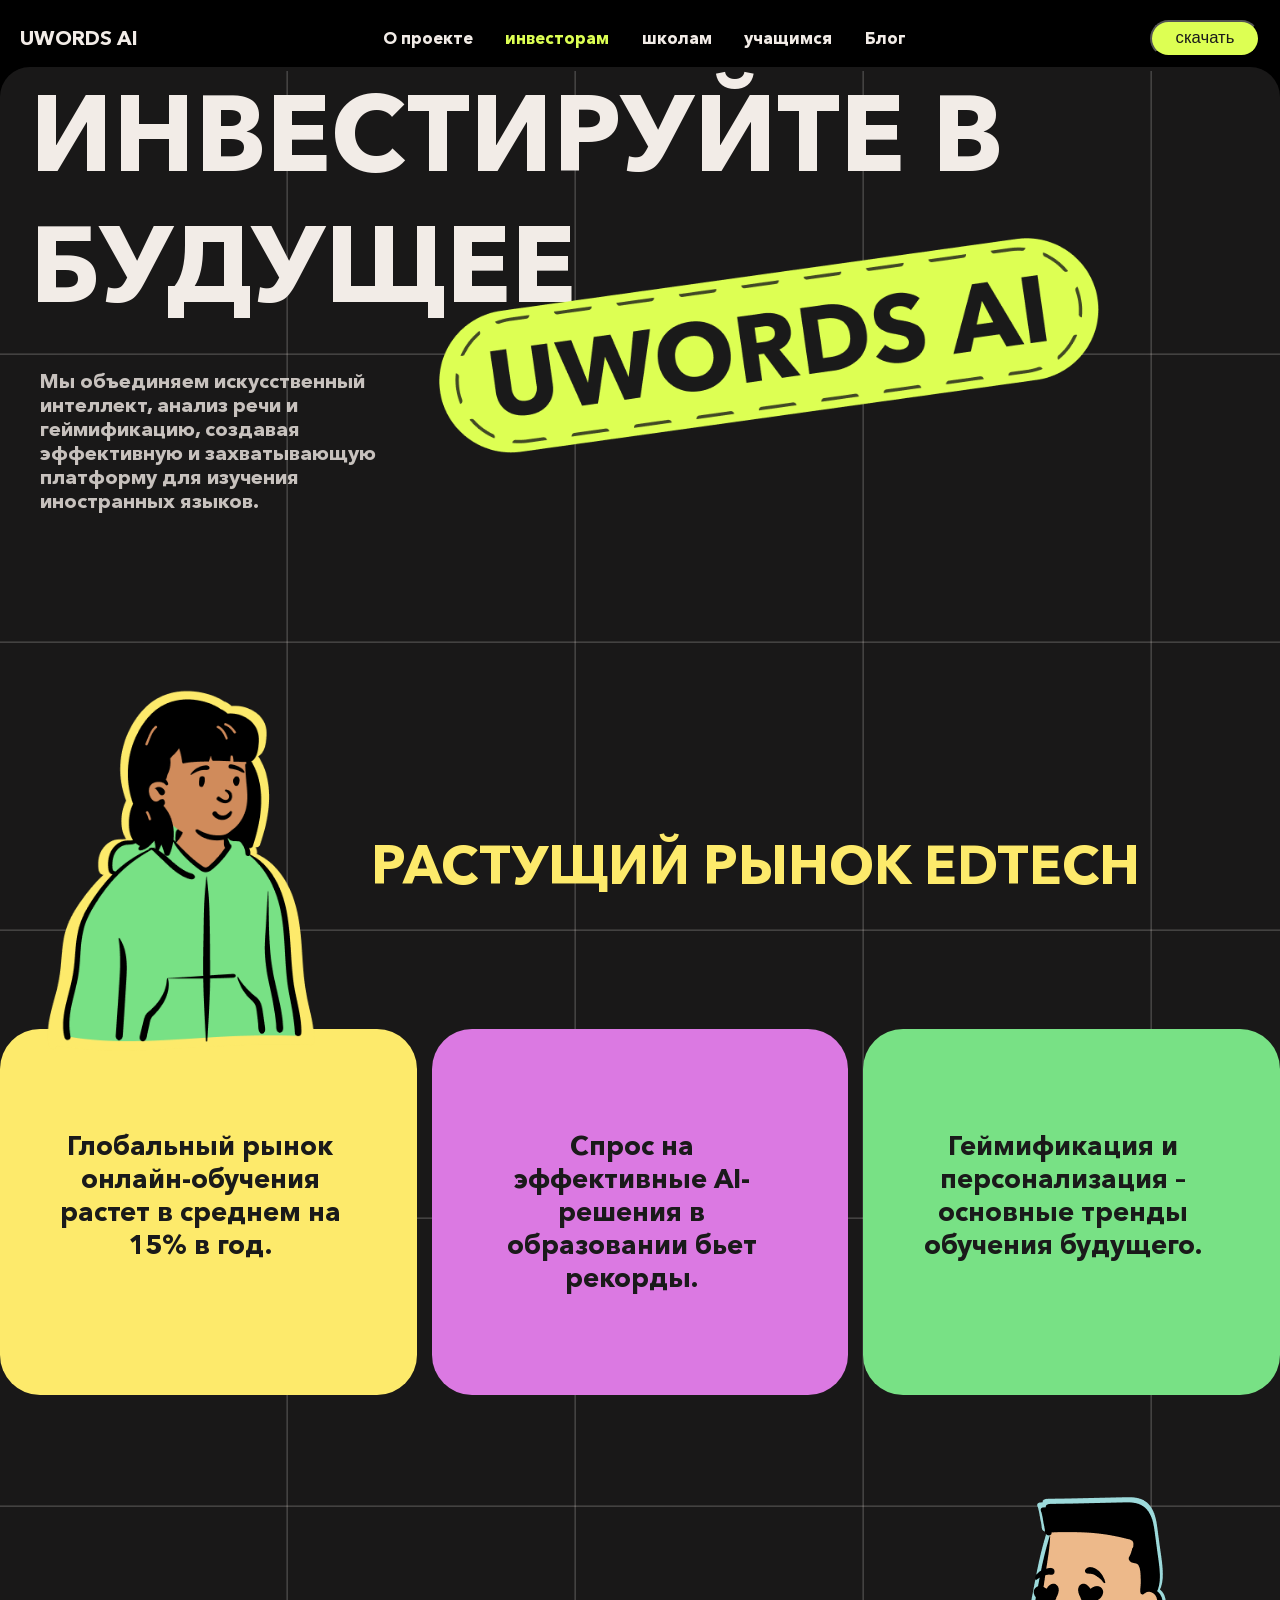
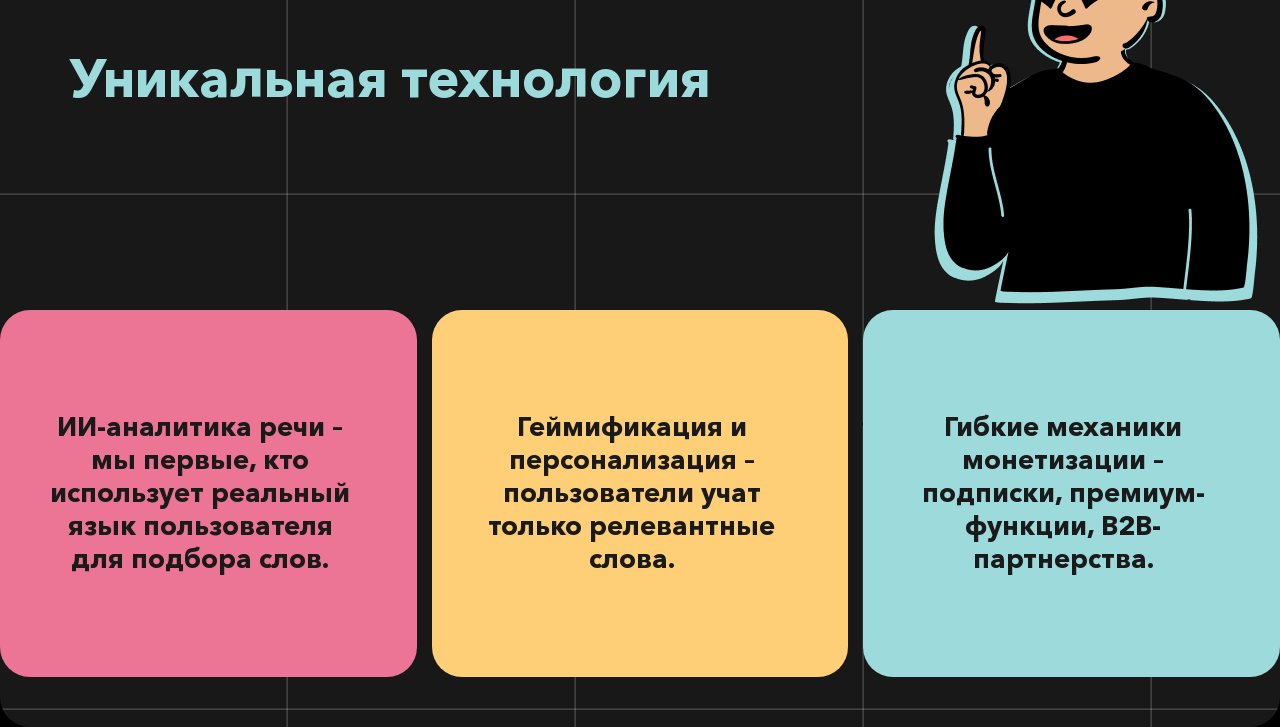
<file: investors.html>
<!DOCTYPE html>
<html lang="en">
  <head>
    <meta charset="UTF-8" />
    <meta name="viewport" content="width=device-width, initial-scale=1.0" />
    <title>Investors</title>
    <link rel="stylesheet" href="./investorscss.css">
  </head>
  <body>
    <div class="navbar">
      <div class="logo">
        <div class="logo_texts">
          <h1 class="uw">UWORDS</h1>
          <h1 class="ai">AI</h1>
        </div>
      </div>
      <div class="nav_links">
        <a href="./index.html">О проекте</a>
        <a href="#" class="active">инвесторам</a>
        <a href="./schools.html">школам</a>
        <a href="./students.html">учащимся</a>
        <a href="#">Блог</a>
      </div>
      <div class="buttons_in_nav">
        <button class="download_button">скачать</button>
      </div>
      <div class="burger">
        <img src="./assets/imgs/Frame 8830.webp" alt="" />
      </div>
    </div>
    <div class="hero">
        <h1 class="text_on_top_hero">Инвестируйте в будущее</h1>
        <div class="div_on_top_hero">
            <p class="div_hero_desc">Мы объединяем искусственный интеллект, анализ речи и геймификацию, создавая эффективную и захватывающую платформу для изучения иностранных языков.</p>
            <img src="./assets/imgs/uwords_img.png" alt="" class="uwords_img">
        </div>
        <div class="first_tier">
            <div class="first_tier_flex">
                <img src="./assets/imgs/Person (4).png" alt="" class="edtech_per_img">
                <h1 class="growing_market">Растущий рынок EdTech</h1>
            </div>
            <div class="cons_flex">
                <div class="first_con_hero_first">
                <h1>Глобальный рынок онлайн-обучения растет в среднем на 15% в год.</h1>
            </div>
            <div class="second_con_hero_first">
                <h1>Спрос на эффективные AI-решения в образовании бьет рекорды.</h1>
            </div>
            <div class="third_con_hero_first">
                <h1>Геймификация и персонализация – основные тренды обучения будущего.</h1>
            </div>
            </div>
            
        </div>
        <div class="second_tier">
            <div class="second_tier">
                <div class="second_tier_flex">
                    <h1 class="unique_tech"> Уникальная технология</h1>
                    <img src="./assets/imgs/Person (5).png" alt="" class="tech_per_img">
                </div>
                <div class="cons_second_flex">
                    <div class="first_con_hero_second">
                        <h1>ИИ-аналитика речи – мы первые, кто использует реальный язык пользователя для подбора слов.</h1>
                    </div>
                    <div class="second_con_hero_second">
                        <h1>Геймификация и персонализация – пользователи учат только релевантные слова.</h1>
                    </div>
                    <div class="third_con_hero_second">
                        <h1>Гибкие механики монетизации – подписки, премиум-функции, B2B-партнерства.</h1>
                    </div>
                </div>
            </div>
        </div>
    </div>
  </body>
</html>
</file>
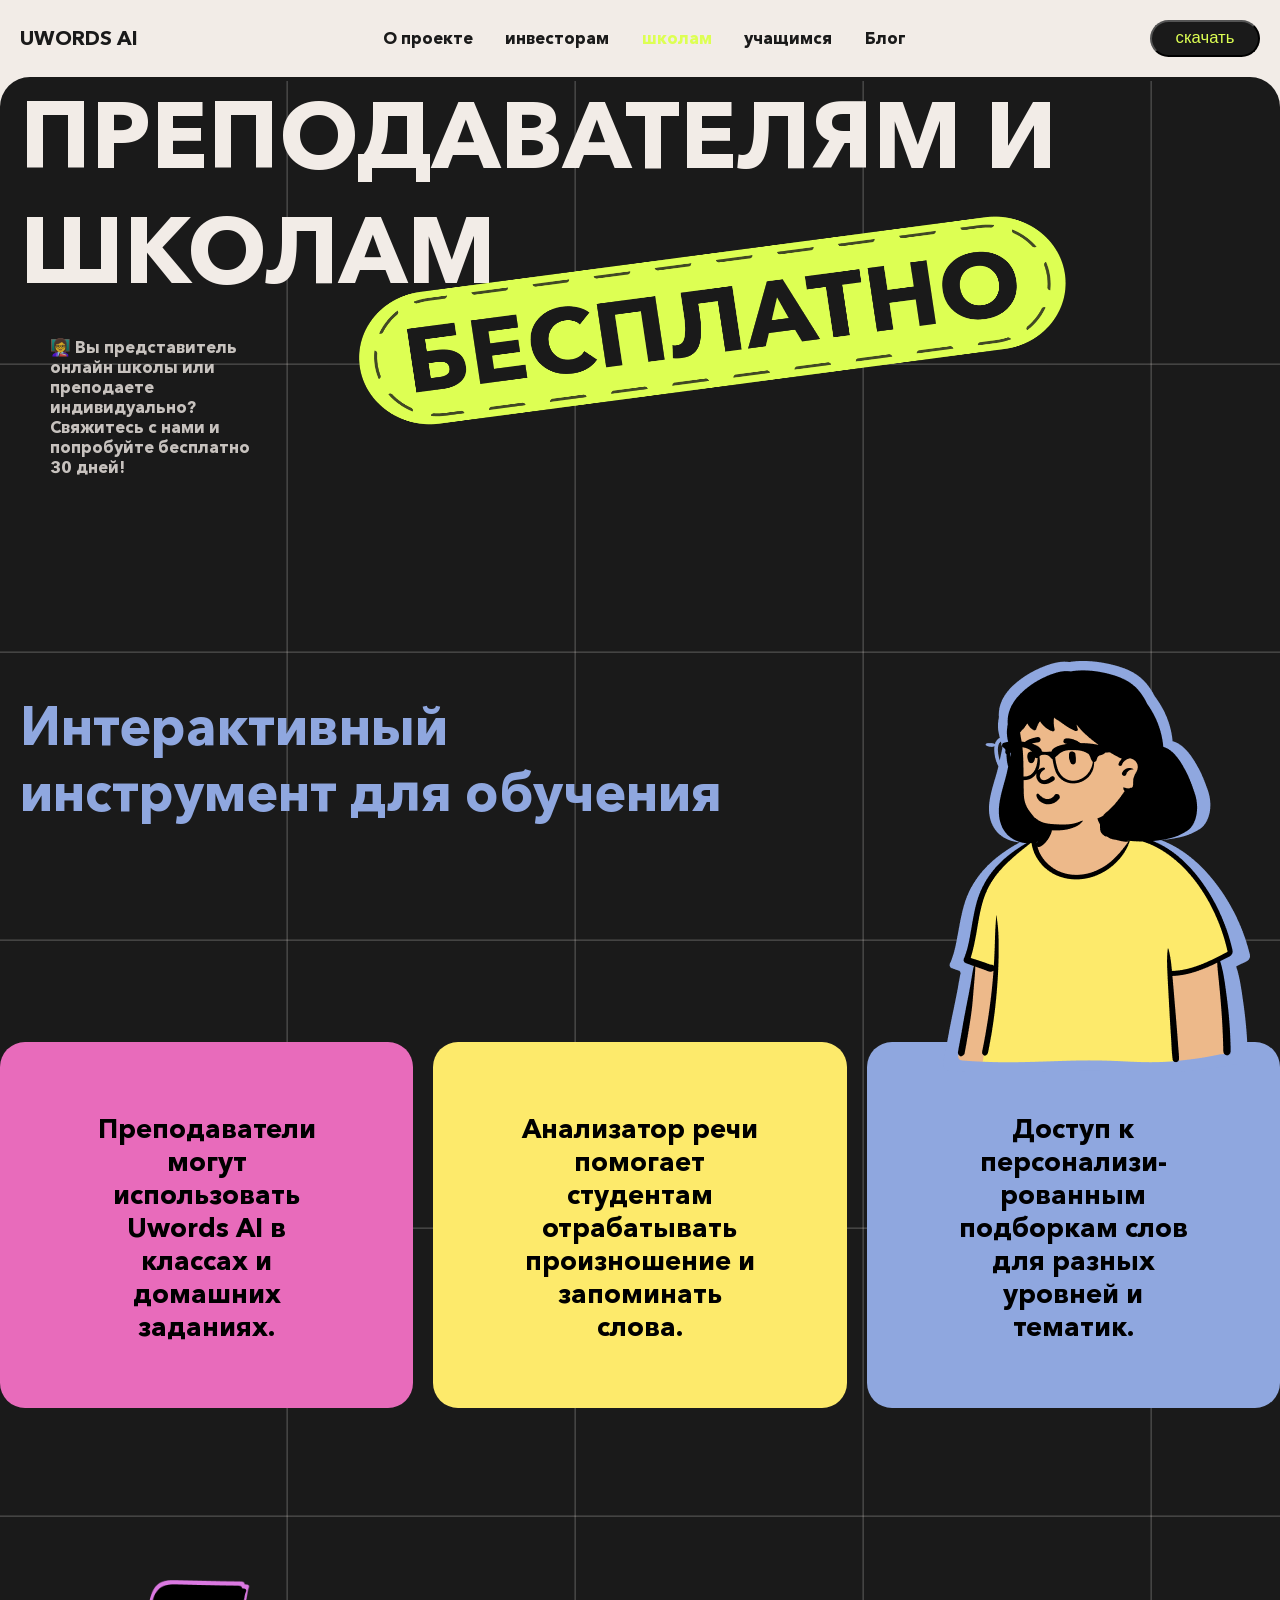
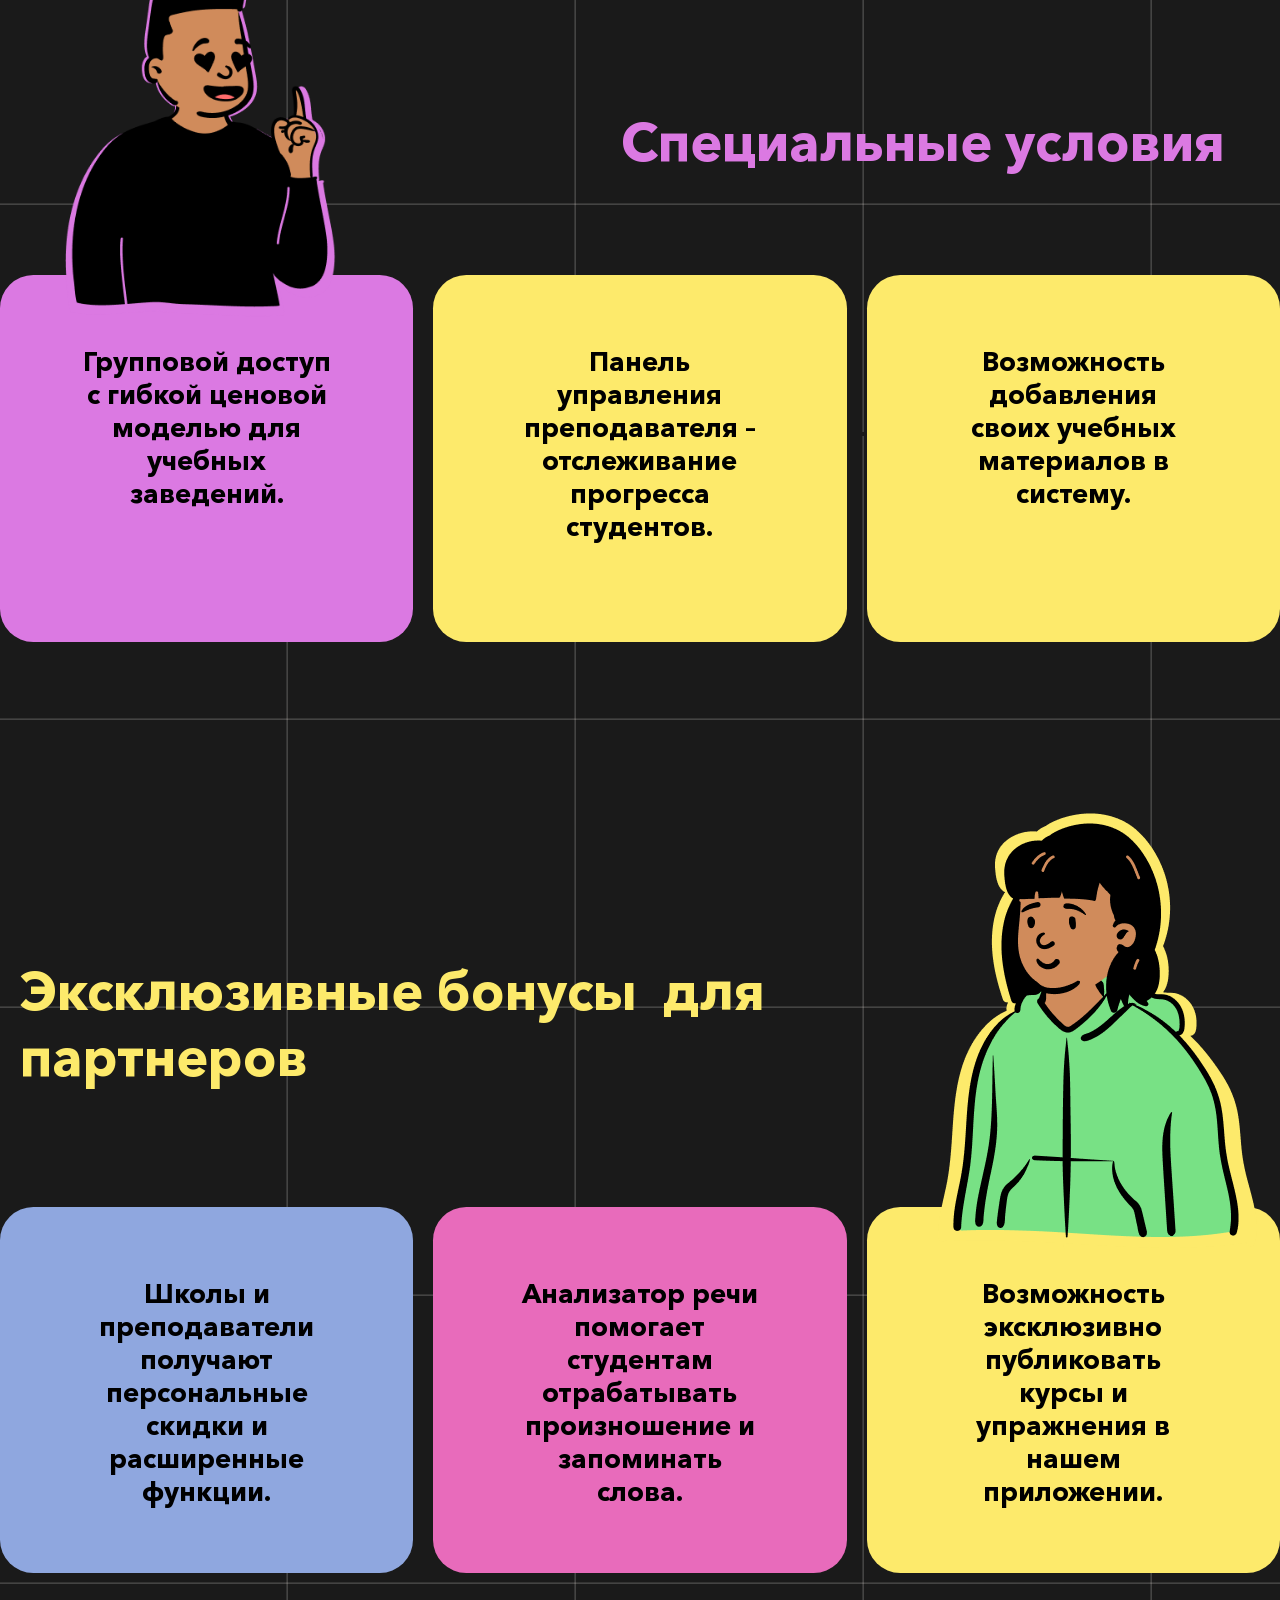
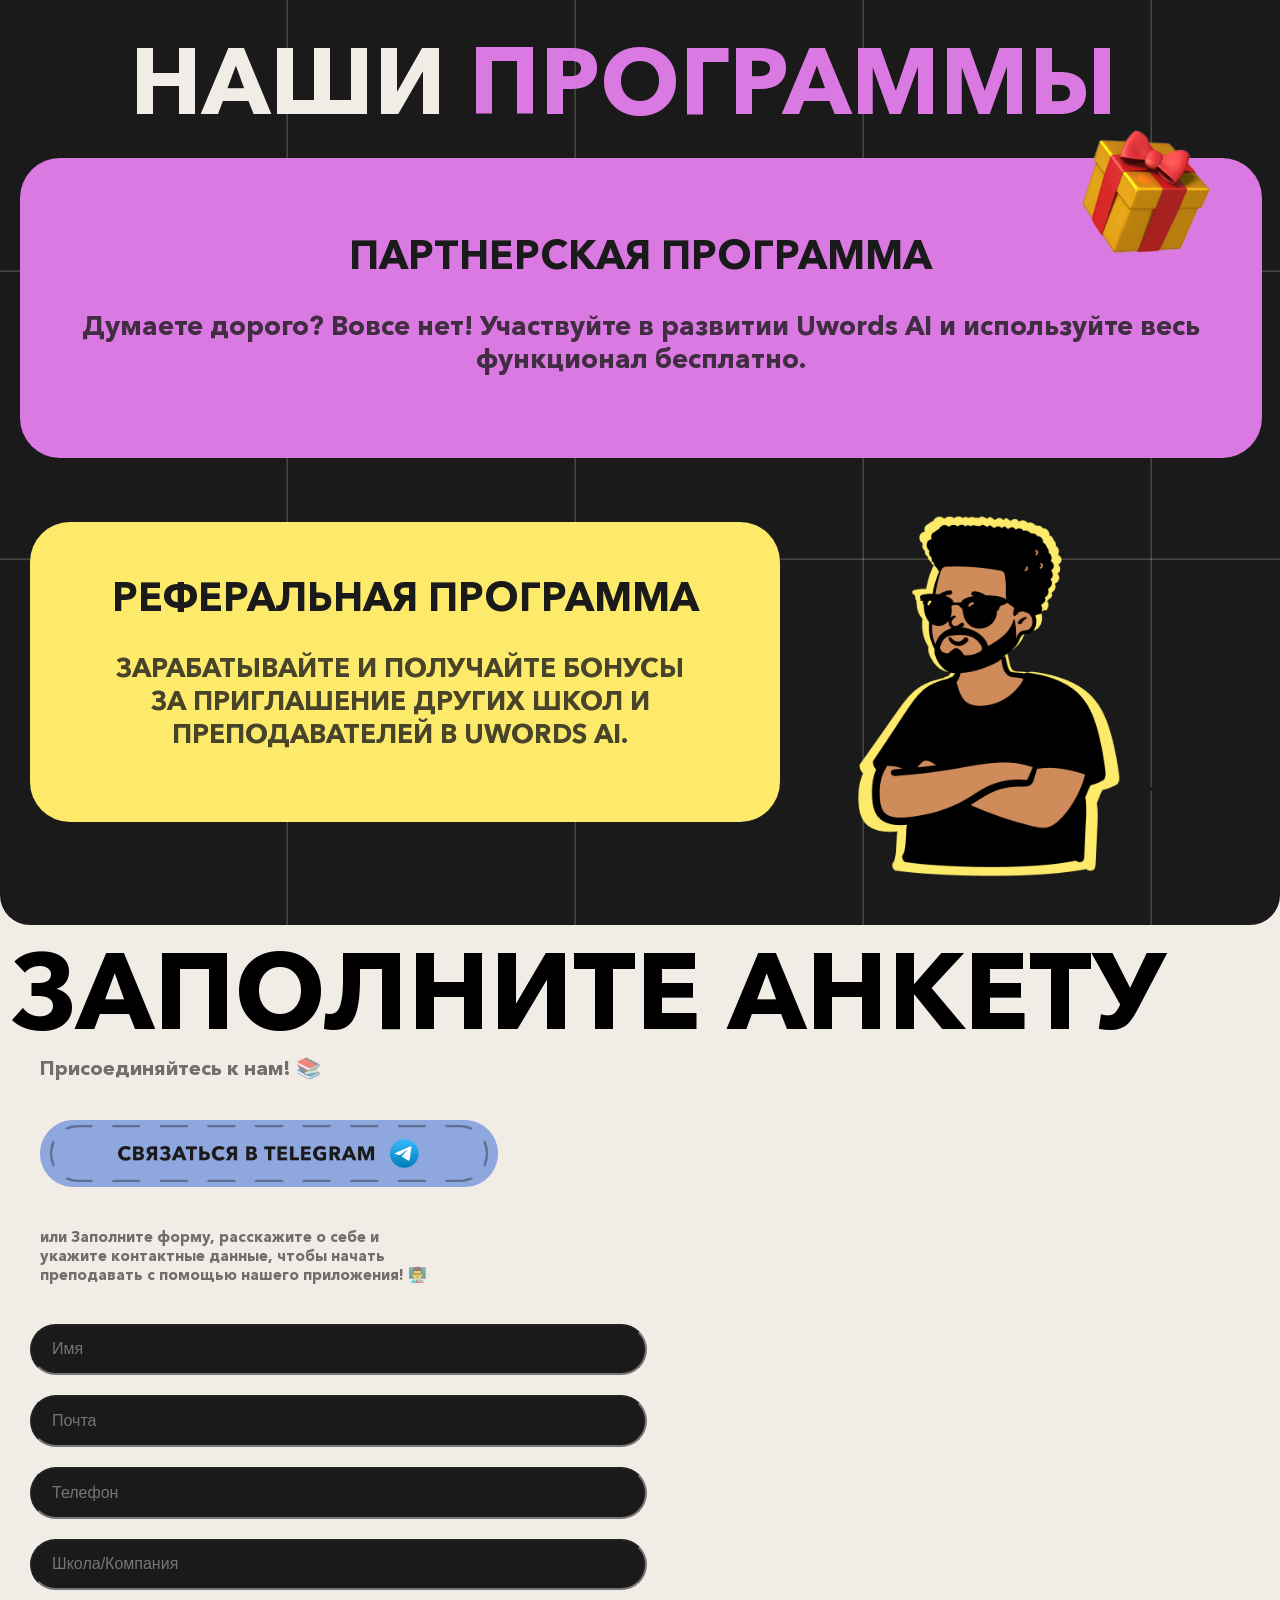
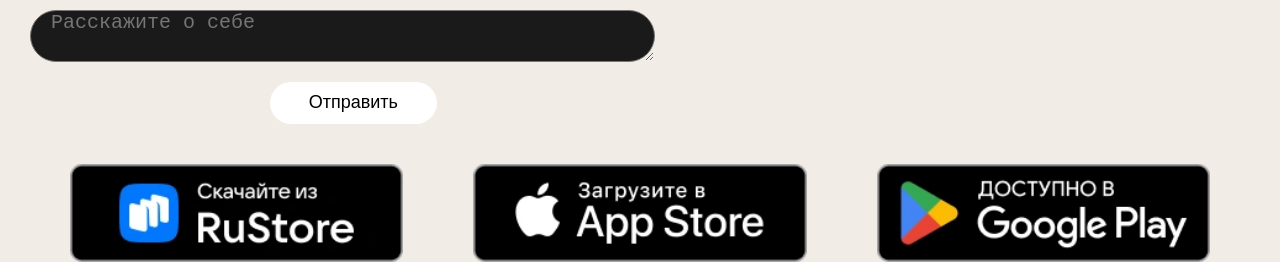
<file: schools.html>
<!DOCTYPE html>
<html lang="en">
  <head>
    <meta charset="UTF-8" />
    <meta name="viewport" content="width=device-width, initial-scale=1.0" />
    <title>Schools</title>
    <link rel="stylesheet" href="./schools.css" />
  </head>
  <body>
    <div class="navbar">
      <div class="logo">
        <div class="logo_texts">
          <h1 class="uw">UWORDS</h1>
          <h1 class="ai">AI</h1>
        </div>
      </div>
      <div class="nav_links">
        <a href="./index.html">О проекте</a>
        <a href="./investors.html">инвесторам</a>
        <a href="#" class="active">школам</a>
        <a href="./students.html">учащимся</a>
        <a href="#">Блог</a>
      </div>
      <div class="buttons_in_nav">
        <button class="download_button">скачать</button>
      </div>
      <div class="burger">
        <img src="./assets/imgs/Frame 8830.webp" alt="" />
      </div>
    </div>
    <div class="hero">
      <h1 class="on_top_hero">преподавателям и школам</h1>

      <div class="tier_on_top_hero">
        <h1 class="tier_hero">
          👩‍🏫 Вы представитель онлайн школы или преподаете индивидуально?
          Свяжитесь с нами и попробуйте бесплатно 30 дней!
        </h1>
        <img src="./assets/imgs/Бесплатно.png" alt=""  class="free_img">
      </div>
      <div class="first_tier">
        <div class="first_in_first_tier">
          <h1 class="interaction_in_first">
            Интерактивный  инструмент для обучения
          </h1>
          <img src="./assets/imgs/Person.png" alt="" class="person_img" />
        </div>
        <div class="numbers_con">
          <div class="first_in_first">
            <h1>
              Преподаватели могут использовать Uwords AI в классах и домашних
              заданиях.
            </h1>
          </div>
          <div class="second_in_first">
            <h1>
              Анализатор речи помогает студентам отрабатывать произношение и
              запоминать слова.
            </h1>
          </div>
          <div class="third_in_first">
            <h1>
              Доступ к персонализи-рованным подборкам слов для разных уровней и
              тематик.
            </h1>
          </div>
        </div>
      </div>
      <div class="second_tier">
        <div class="second_tier_flex">
          <img src="./assets/imgs/Person (1).png" alt="" class="person_img_2" />
          <h1 class="second_tier_description">Специальные условия</h1>
        </div>
        <div class="flex_in_second">
          <div class="first_in_second">
            <h1>
              Групповой доступ с гибкой ценовой моделью для учебных заведений.
            </h1>
          </div>
          <div class="second_in_second">
            <h1>
              Панель управления преподавателя – отслеживание прогресса
              студентов.
            </h1>
          </div>
          <div class="third_in_second">
            <h1>Возможность добавления своих учебных материалов в систему.</h1>
          </div>
        </div>
      </div>
      <div class="third_tier">
        <div class="third_tier_flex">
          <h1 class="third_tier_desc">Эксклюзивные бонусы  для партнеров</h1>
          <img src="./assets/imgs/Person (2).png" alt="" class="person_img_3" />
        </div>
        <div class="flex_in_third">
          <div class="first_in_third">
            <h1>Школы и преподаватели получают персональные скидки и расширенные функции.</h1>
          </div>
          <div class="second_in_third">
            <h1>Анализатор речи помогает студентам отрабатывать произношение и запоминать слова.</h1>
          </div>
          <div class="third_in_third">
            <h1>Возможность эксклюзивно публиковать курсы и упражнения в нашем приложении.</h1>
          </div>
        </div>
      </div>
      <h1 class="description_hero">наши <span class="_desc_in_decription_hero">программы</span></h1>
      <div class="card_program">
        <img src="./assets/imgs/🎁.png" alt="" class="gift_png">
        <h1 class="card_h1">партнерская программа</h1>
        <h2 class="card_h2">Думаете дорого? Вовсе нет! Участвуйте в развитии Uwords AI и используйте весь функционал бесплатно.</h2>
      </div>
      <div class="cards_flex">
        <div class="card_program_2">
          <h1 class="card2_h1">Реферальная программа</h1>
          <h2 class="card2_h2">Зарабатывайте и получайте бонусы за приглашение других школ и преподавателей в  Uwords AI.</h2>
        </div>
        <img src="./assets/imgs/Person (3).png" alt="" class="card_person">
      </div>
      

    </div>
    <section >
      <h1 class="apply_text">заполните анкету</h1>
      <div class="form_div">
        <h1 class="form_desc">Присоединяйтесь к нам! 📚</h1>
        <img src="./assets/imgs/Dash Stroke Button.png" alt="" class="dash_img">
        <h1 class="info_desc">или Заполните форму, расскажите о себе и укажите контактные данные, чтобы начать преподавать с помощью нашего приложения! 👨‍🏫</h1>
      </div>
      <form>
        <input type="text" placeholder="Имя" class="name_input>" />
        <input type="email" placeholder="Почта" class="email_input" />
        <input type="number" placeholder="Телефон" class="phone_input" />
        <input type="text" placeholder="Школа/Компания" class="school_input" />
        <textarea name="tell_urself" placeholder="Расскажите о себе" class="tell_abt_urself"></textarea>
        <button class="submit_button">Отправить</button>
      </form>
      <div class="badges">
        <img src="./assets/imgs/rustore.webp" alt="" class="rustore">
        <img src="./assets/imgs/appstore.webp" alt="">
        <img src="./assets/imgs/playmarket.webp" alt="">
      </div>
    </section>
  </body>
</html>
</file>
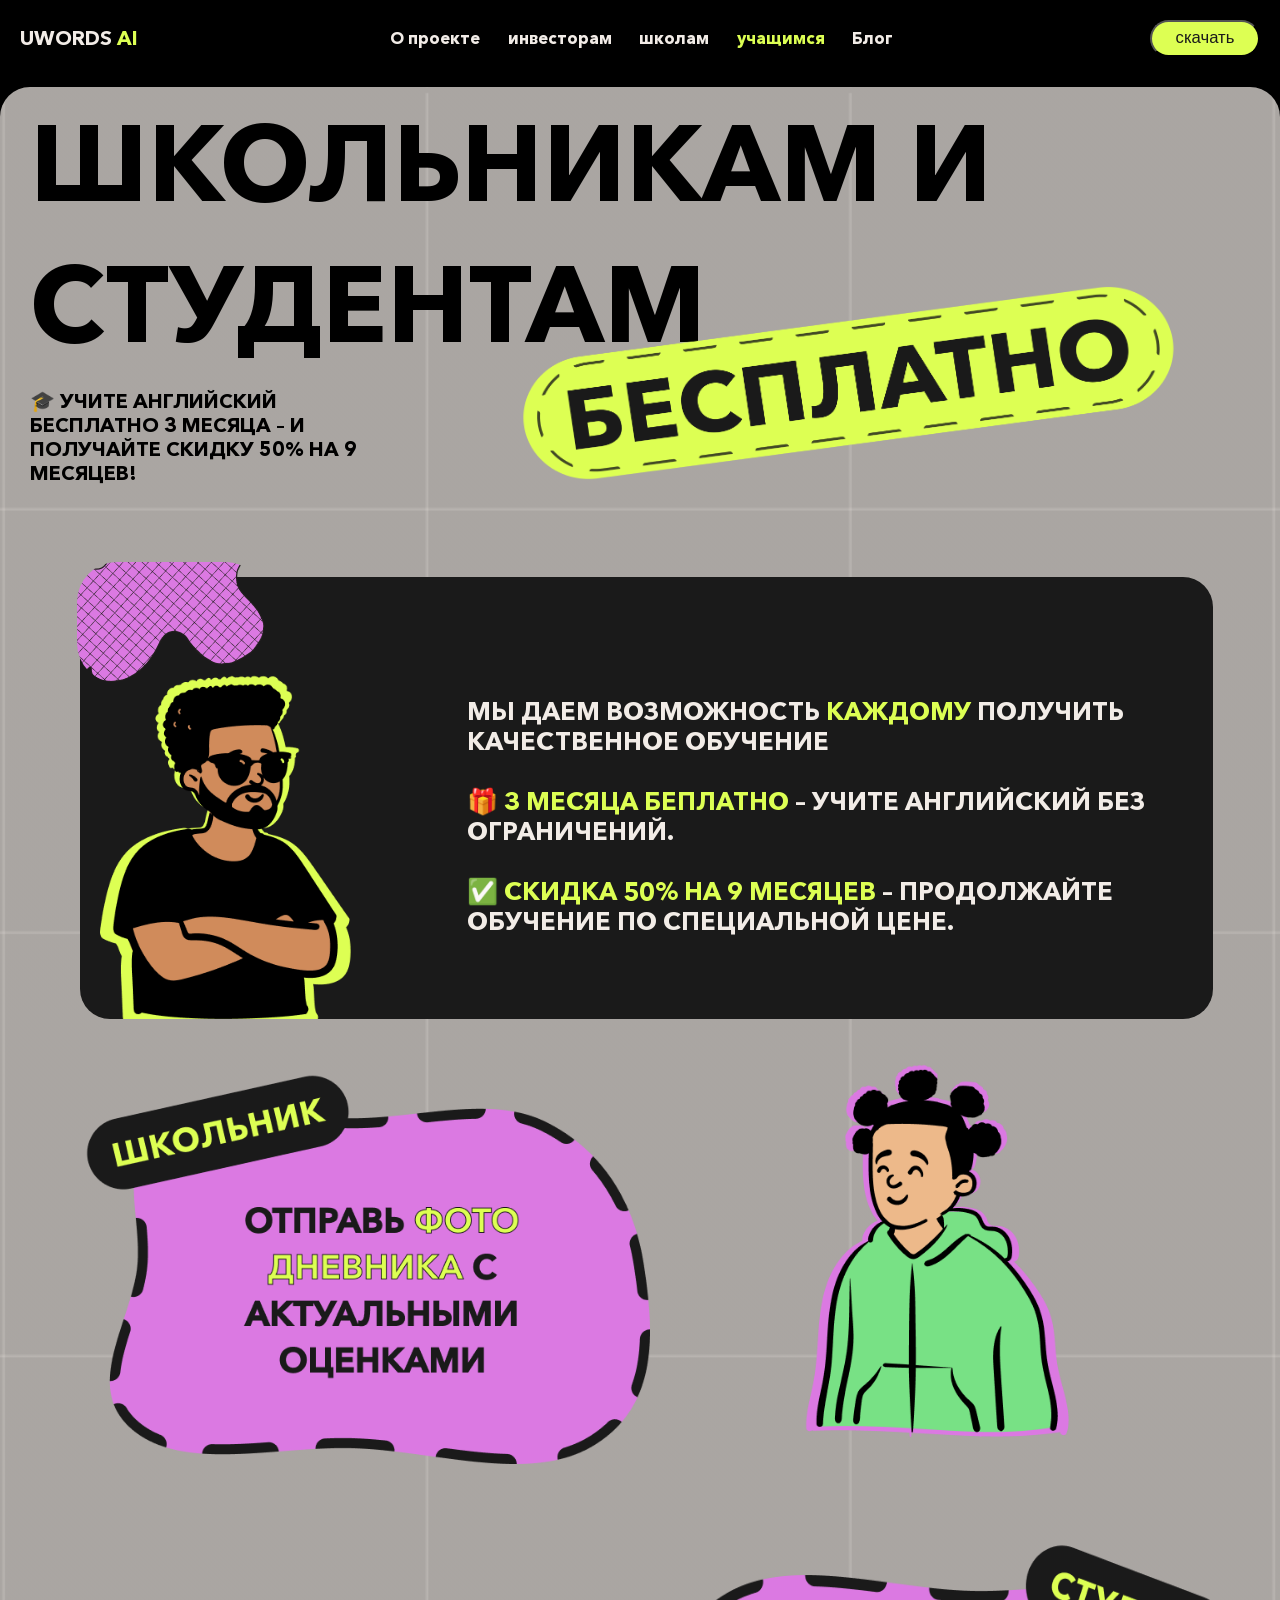
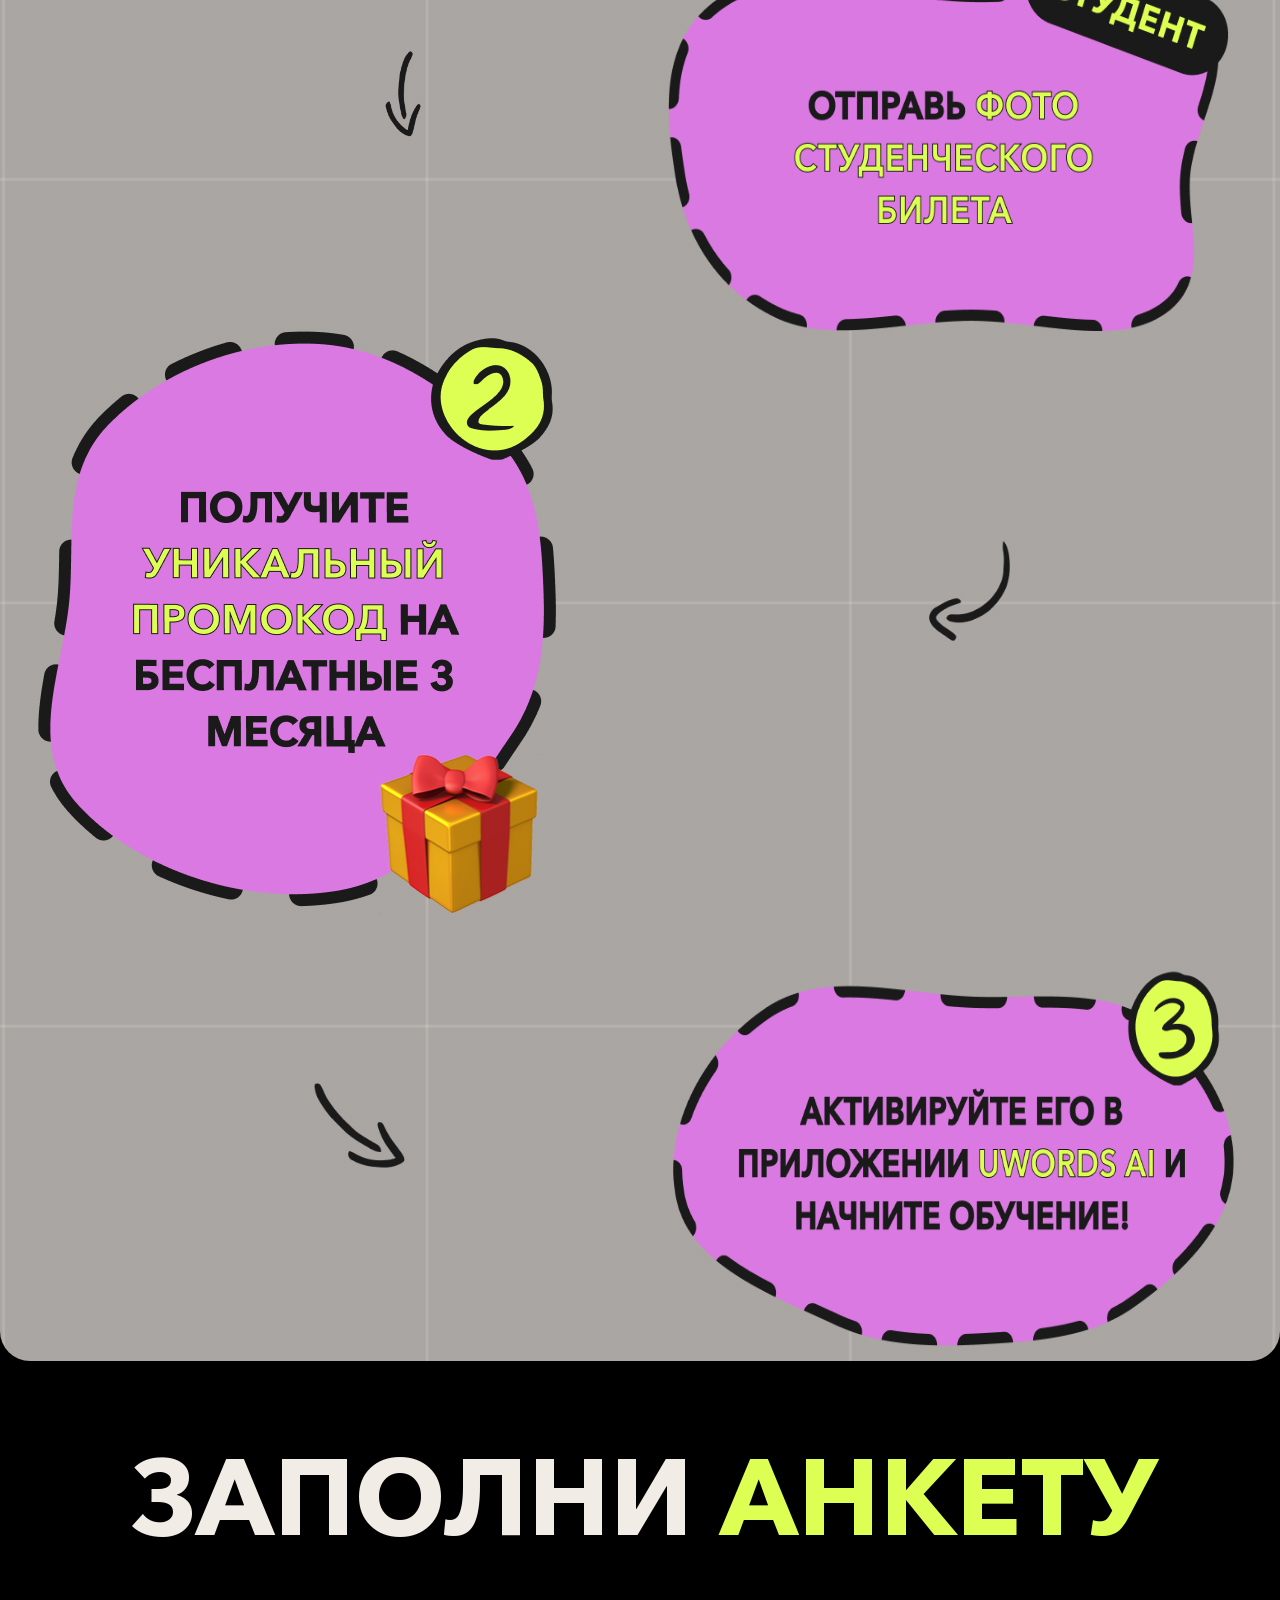
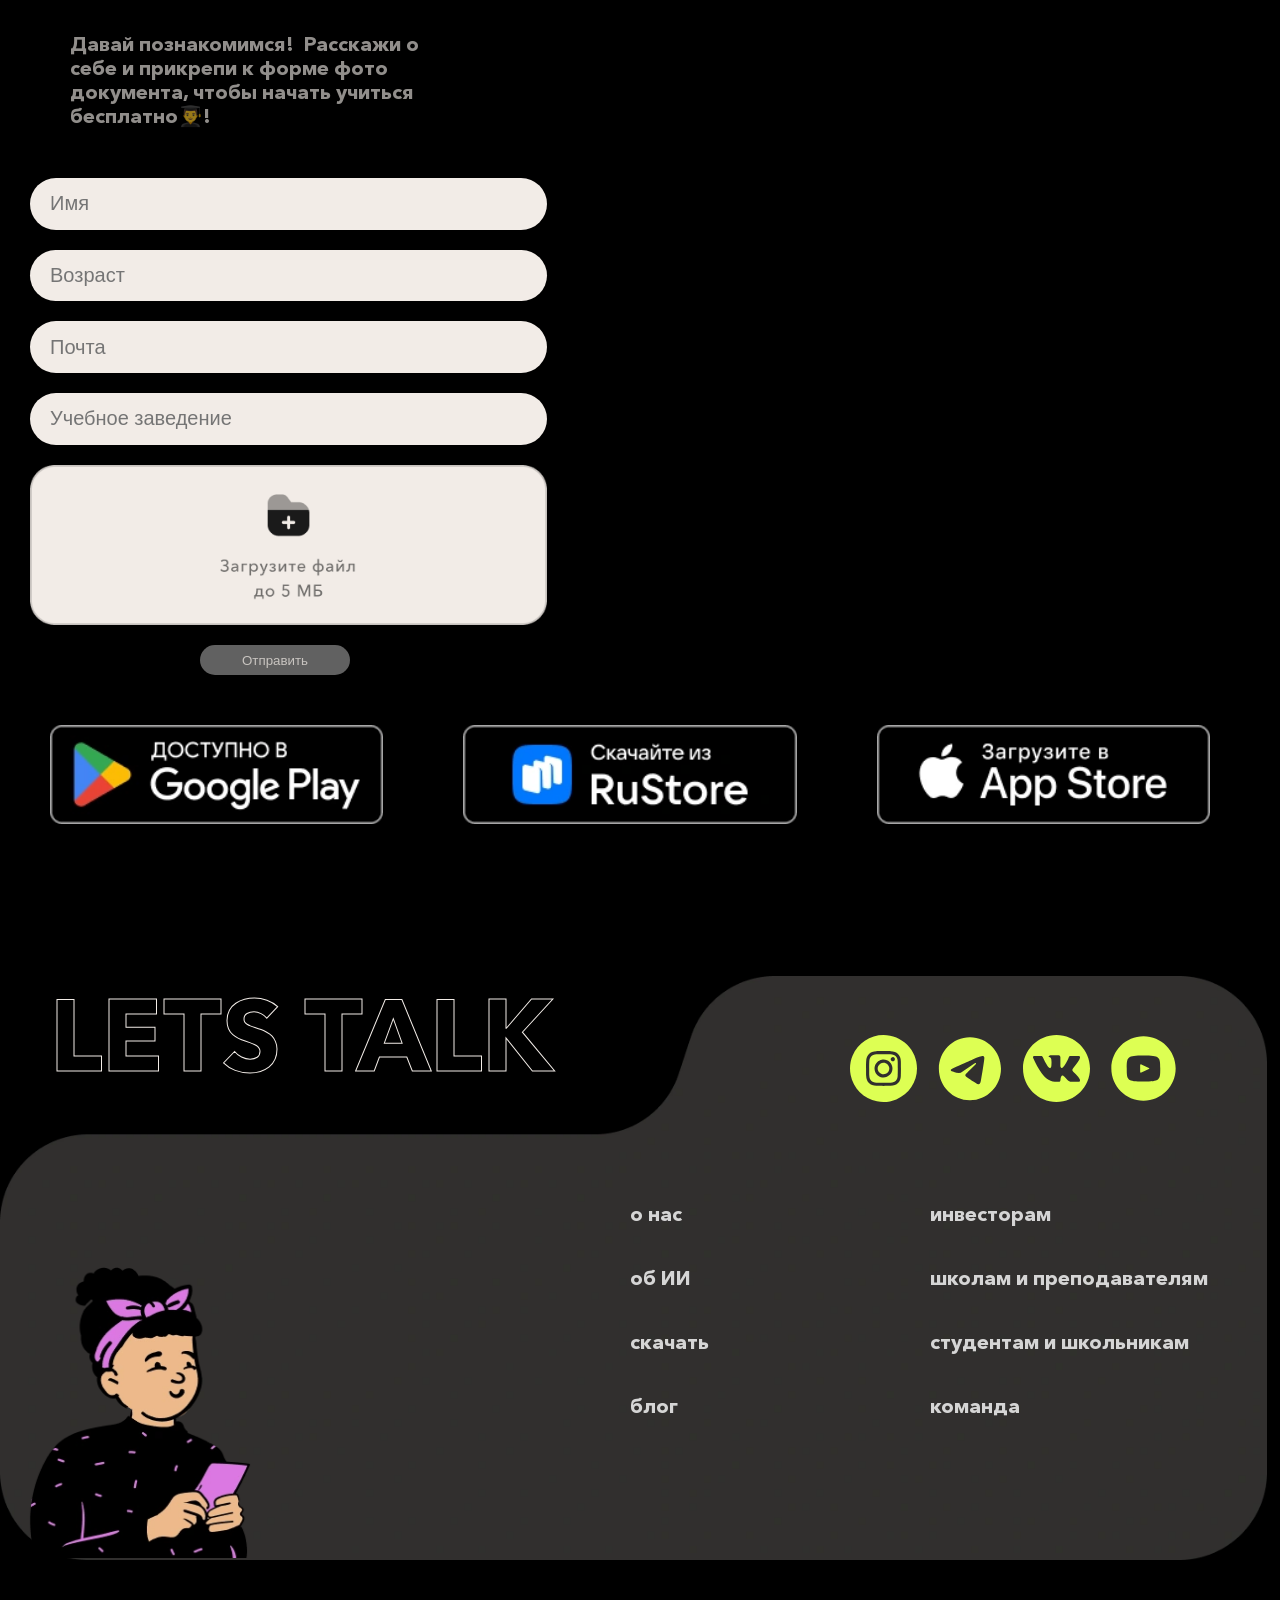
<file: students.html>
<!DOCTYPE html>
<html lang="en">
  <head>
    <meta charset="UTF-8" />
    <meta name="viewport" content="width=device-width, initial-scale=1.0" />
    <title>Students</title>
    <link rel="stylesheet" href="./studentscss.css" />
  </head>
  <body>
    <div class="navbar">
      <div class="logo">
        <div class="logo_texts">
          <h1 class="uw">UWORDS</h1>
          <h1 class="ai">AI</h1>
        </div>
      </div>
      <div class="nav_links">
        <a href="./index.html">О проекте</a>
        <a href="./investors.html">инвесторам</a>
        <a href="./schools.html">школам</a>
        <a href="#" class="active">учащимся</a>
        <a href="#">Блог</a>
      </div>
      <div class="buttons_in_nav">
        <button class="download_button">скачать</button>
      </div>
      <div class="burger">
        <img src="./assets/imgs/Frame 8830.webp" alt="" />
      </div>
    </div>

    <div class="hero">
      <div class="texts_on_top">
        <h1>школьникам и</h1>
        <h1>студентам</h1>
      </div>
      <div class="two_sided_top">
        <h1 class="two_side_h1">
          🎓 Учите английский бесплатно 3 месяца – и получайте скидку 50% на 9
          месяцев!
        </h1>
        <img
          src="./assets/imgs/Бесплатно.png"
          alt=""
          class="img_on_two_sided_top"
        />
      </div>

      <div class="first_card_in_hero">
        <img src="./assets/imgs/Frame 8756.png" alt="" class="img_in_hero" />
        <div class="texts_in_hero_card">
          <h1 class="hhhh1">
            мы даем возможность <span>каждому</span> получить качественное
            обучение
          </h1>
          <h1 class="aaaa1">
            🎁 <span>3 месяца беплатно</span> – учите английский без
            ограничений.
          </h1>
          <h1 class="pppp1">
            ✅ <span>Скидка 50% на 9 месяцев</span> – продолжайте обучение по
            специальной цене.
          </h1>
          <img
            src="./assets/imgs/Clip path group.png"
            alt=""
            class="img_path_hero"
          />
        </div>
      </div>
      <div class="ordered_imgs">
        <div class="zero_order">
          <img src="./assets/imgs/Group 74.png" alt="" class="zero_img" />
          <img src="./assets/imgs/Персонаж.png" alt="" class="first_img" />
        </div>
        
        <div class="order_imgs">
          
          <div class="first_order">
            <img src="./assets/imgs/Scribbles.png" alt="" class="scribble" />
            <img src="./assets/imgs/Group 75.png" alt="" class="second_img" />
          </div>
          <div class="second_order">
            <img src="./assets/imgs/2 (1).png" alt="" class="second_order_img" />
            <img src="./assets/imgs/Scribbles (1).png" alt="" class="Scribble1">
          </div>
          <div class="third_order">
            <img src="./assets/imgs/Scribbles (2).png" alt="" class="Scribble2">
            <img src="./assets/imgs/3 (1).png" alt="" class="third_order_img" />
          </div>
        </div>
      </div>
    </div>
    <section>
      <h1 class="h1_in_form_section">заполни <span class="anketa">анкету</span></h1>
      <div class="left_of_form_sec">
        <h1 class="first_text_in_form">Давай познакомимся!  Расскажи о себе и прикрепи к форме фото документа, чтобы начать учиться бесплатно👨‍🎓!</h1>
          <form class="form_in_section">
            <input type="text" placeholder="Имя" class="name_input>" />
            <input type="text" placeholder="Возраст" class="age_input" />
            <input type="email" placeholder="Почта" class="email_input" />
            <input type="text" placeholder="Учебное заведение" class="school_input" />
            <img src="./assets/imgs/Property 1=Default.png" alt="" class="attach_img" />
            <button type="submit" class="send_btn">Отправить</button>
          </form>
      </div>
      <div class="right_of_form_sec"> 
        <!-- <img src="./assets/imgs/Frame_8732-removebg-preview.png" alt="" class="img_in_right_form"/> -->
      </div>
      <div class="badges1111">
        <img src="./assets/imgs/playmarket.webp" alt="" class="playmarket_badge"/>
        <img src="./assets/imgs/rustore.webp" alt="">
        <img src="./assets/imgs/appstore.webp" alt="">
      </div>
    </section>
    <footer>
      <h1 class="footer_title">LETS TALK</h1>
      <img src="./assets/imgs/Subtract.webp" alt="" class="footer_img" />
      <img src="./assets/imgs/bust.webp" alt="" class="footer_bust" />
      <div class="badges2">
        <img src="./assets/imgs/1.svg" alt="" class="one" />
        <img src="./assets/imgs/2.svg" alt="" class="two" />
        <img src="./assets/imgs/3.svg" alt="" class="three" />
        <img src="./assets/imgs/4.svg" alt="" class="four" />
      </div>
      <div class="options_in_footer">
        <a href="#" class="footer_link">о нас</a>
        <a href="#">об ИИ</a>
        <a href="#">скачать</a>
        <a href="#">блог</a>
      </div>
      <div class="options2_in_footer">
        <a href="#" class="footer_link2">инвесторам</a>
        <a href="#">школам и преподавателям</a>
        <a href="#">студентам и школьникам</a>
        <a href="#">команда</a>
      </div>
    </footer>
  </body>
</html>
</file>
<file: investorscss.css>
@font-face {
  font-family: Uwords;
  src: url(./assets/fonts/avenirnextcyr-bold.ttf);
}

* {
  margin: 0;
  padding: 0;
  box-sizing: border-box;
}

html {
  font-size: calc(100vw / (1280 / 10));
  /* outline: 1rem solid red; */
}

body {
  background-color: #000;
  overflow-x: hidden;
}

.navbar {
  display: flex;
  align-items: center;
  justify-content: space-between;
  padding: 2rem 2rem 0 2rem;
}

.burger {
  display: none;
}

.logo_texts {
  display: flex;
  gap: 0.5rem;
  font-family: Uwords;
}

.uw {
  color: #F2ECE7;
}

.ai {
  color: #F2ECE7;
}

.nav_links a {
  color: #F2ECE7;
  font-size: calc(1200 / 1440 * 2rem);
  margin-left: 1.5rem;
  margin-right: 1.5rem;
  font-family: Uwords;
  text-decoration: none;
  font-weight: 400;
}

.active {
  color: #ddff53 !important;
}

.download_button {
  background-color: #DDFF53;
  color: #1A1A1A;
  width: calc(1200 / 1440 * 13.2rem);
  height: calc(1200 / 1440 * 4.4rem);
  border-radius: calc(1200 / 1440 * 5rem);
  font-size: calc(1200 / 1440 * 2rem);
}

.hero{
    background-color: #F2ECE71A;
    background-image: url(./assets/imgs/Сетка.webp);
    border-radius: 3rem;
}

.text_on_top_hero{
    color: #F2ECE7;
    font-size: calc(1200/1440*12.8rem);
    font-family: Uwords;
    text-transform: uppercase;
    margin-left: 3rem;
    margin-top: 1rem;
}

.div_on_top_hero{
    display: flex;
}

.div_hero_desc{
    color: #F2ECE7CC;
    font-size: calc(1200/1440*2.4rem);
    max-width: 35rem;
    font-family: Uwords;
    margin-top: 4rem;
    margin-left: 4rem;
}

.uwords_img{
    width: calc(1200/1440*81.4rem);
    height: calc(1200/1440*28rem);
    transform: translateY(-10rem) translateX(4rem);
}

.first_tier_flex{
    display: flex;
    align-items: center;
}

.edtech_per_img{
    width: calc(1200/1440*44.5rem);
    height: calc(1200/1440*56rem);
    transform: translateY(7rem);
}

.growing_market{
    color: #FDEA6B;
    font-size: calc(1200/1440*6.4rem);
    font-family: Uwords;
    text-transform: uppercase;
    transform: translateY(7rem);
}

.first_con_hero_first, .second_con_hero_first, .third_con_hero_first{
    text-align: center;
    width: calc(1200/1440*50rem);
    height: calc(1200/1440*44rem);
}

.cons_flex{
    display: flex;
    gap: 1.5rem;
}

.first_con_hero_first{
    background-color: #FDEA6B;
    margin-left: 0rem;
    border-radius: 4rem;
    text-align: center;
}

.second_con_hero_first{
    background-color: #DB79E2;
    border-radius: 4rem;
    text-align: center;
}

.third_con_hero_first{
    background-color: #78E185;
    border-radius: 4rem;
    text-align: center;
}

.first_con_hero_first h1, .second_con_hero_first h1, .third_con_hero_first h1{
    font-family: Uwords;
    font-size: calc(1200/1440*3.2rem);
    color: #1A1A1A;
    max-width: 30rem;
    text-align: center;
    margin-left: 5rem;
    margin-top: 10rem;
}

.second_tier_flex{
    display: flex;
    align-items: center;
    gap: 11rem;
}


.tech_per_img{
    transform: translateY(1.5rem) translateX(7rem);
}

.unique_tech{
    color: #9DDADB;
    font-size: calc(1200/1440*6.4rem);
    font-family: Uwords;
    margin-left: 7rem;
}

.cons_second_flex{
    display: flex;
    gap: 1.5rem;
}


.first_con_hero_second, .second_con_hero_second, .third_con_hero_second{
    text-align: center;
    width: calc(1200/1440*50rem);
    height: calc(1200/1440*44rem);
    border-radius: 3rem;
    transform: translateY(-5rem);
}

.first_con_hero_second{
    background-color: #EC7495;
}

.second_con_hero_second{
    background-color: #FFCF77;
}

.third_con_hero_second{
    background-color: #9DDADB;
}


.first_con_hero_second h1, .second_con_hero_second h1, .third_con_hero_second h1{
    font-family: Uwords;
    font-size: calc(1200/1440*3.2rem);
    color: #1A1A1A;
    max-width: 30rem;
    text-align: center;
    margin-left: 5rem;
    margin-top: 10rem;
}
</file>
<file: schools.css>
@font-face {
  font-family: Uwords;
  src: url(./assets/fonts/avenirnextcyr-bold.ttf);
}

* {
  margin: 0;
  padding: 0;
  box-sizing: border-box;
}

html {
  font-size: calc(100vw / (1280 / 10));
}

body {
  background-color: #F2ECE7;
  /* outline: 1rem solid red; */
  overflow-x: hidden;
}

.navbar {
  display: flex;
  align-items: center;
  justify-content: space-between;
  padding: 2rem 2rem 0 2rem;
}

.burger {
  display: none;
}

.logo_texts {
  display: flex;
  gap: 0.5rem;
  font-family: Uwords;
}

.uw {
  color: #1a1a1a;
}

.ai {
  color: #1a1a1a;
}

.nav_links a {
  color: #1a1a1a;
  font-size: calc(1200 / 1440 * 2rem);
  margin-left: 1.5rem;
  margin-right: 1.5rem;
  font-family: Uwords;
  text-decoration: none;
  font-weight: 400;
}

.active {
  color: #ddff53 !important;
}

.download_button {
  background-color: #1a1a1a;
  color: #ddff53;
  width: calc(1200 / 1440 * 13.2rem);
  height: calc(1200 / 1440 * 4.4rem);
  border-radius: calc(1200 / 1440 * 5rem);
  font-size: calc(1200 / 1440 * 2rem);
}

.hero {
  background-color: #1a1a1a;
  background-image: url(./assets/imgs/Сетка.webp);
  width: 100%;
  border-radius: 3rem;
  margin-top: 2rem;
}

.tier_hero {
  font-family: Uwords;
  color: #f2ece7cc;
  max-width: 20rem;
  font-size: calc(1200 / 1440 * 2rem);
  margin-left: 5rem;
  margin-top: 3rem;
}

.on_top_hero {
  color: #f2ece7;
  font-family: Uwords;
  font-size: calc(1200 / 1440 * 11.2rem);
  text-transform: uppercase;
  margin-left: 2rem;
}

.tier_on_top_hero {
  display: flex;
}

.free_img {
  width: calc(1200 / 1440 * 87rem);
  height: calc(1200 / 1440 * 27rem);
  margin-left: 10rem;
  margin-top: -9.9rem;
}

.first_in_first_tier {
  display: flex;
  align-items: center;
}
.interaction_in_first {
  color: #8fa7df;
  font-size: calc(1200 / 1440 * 6.4rem);
  max-width: 75rem;
  font-family: Uwords;
  margin-left: 2rem;
}

.numbers_con {
  display: flex;
  gap: 2rem;
}
.first_in_first {
  width: calc(1200 / 1440 * 74rem);
  height: calc(1200 / 1440 * 44rem);
  background-color: #e86bbb;
  border-radius: calc(1200 / 1440 * 3rem);
  margin-left: 0rem;
  display: flex;
  text-align: center;
  justify-content: center;
}

.second_in_first {
  width: calc(1200 / 1440 * 74rem);
  height: calc(1200 / 1440 * 44rem);
  background-color: #fdea6b;
  border-radius: calc(1200 / 1440 * 3rem);
  display: flex;
  text-align: center;
  justify-content: center;
}

.third_in_first {
  width: calc(1200 / 1440 * 74rem);
  height: calc(1200 / 1440 * 44rem);
  background-color: #8fa7df;
  border-radius: calc(1200 / 1440 * 3rem);
  display: flex;
  text-align: center;
  justify-content: center;
}

.first_in_first h1,
.second_in_first h1,
.third_in_first h1 {
  text-align: center;
  font-size: calc(1200 / 1440 * 3.2rem);
  max-width: 25rem;
  font-family: Uwords;
  margin-top: 7rem;
}

.person_img {
  transform: translateY(10rem) translateX(10rem);
}

.second_tier_flex {
  display: flex;
  align-items: center;
}

.person_img_2 {
  width: calc(1200 / 1440 * 44.5rem);
  height: calc(1200 / 1440 * 56rem);
  transform: translateY(10rem);
}

.second_tier_description {
  font-size: calc(1200 / 1440 * 6.4rem);
  font-family: Uwords;
  color: #db79e2;
  margin-left: 25rem;
  transform: translateY(10rem);
}

.flex_in_second {
  display: flex;
  gap: 2rem;
}

.first_in_second {
  width: calc(1200 / 1440 * 74rem);
  height: calc(1200 / 1440 * 44rem);
  background-color: #db79e2;
  border-radius: calc(1200 / 1440 * 4rem);
  display: flex;
  text-align: center;
  justify-content: center;
}

.second_in_second {
  width: calc(1200 / 1440 * 74rem);
  height: calc(1200 / 1440 * 44rem);
  background-color: #fdea6b;
  border-radius: calc(1200 / 1440 * 4rem);
  display: flex;
  text-align: center;
  justify-content: center;
}

.third_in_second {
  width: calc(1200 / 1440 * 74rem);
  height: calc(1200 / 1440 * 44rem);
  background-color: #fdea6b;
  border-radius: calc(1200 / 1440 * 4rem);
  display: flex;
  text-align: center;
  justify-content: center;
}

.first_in_second h1,
.second_in_second h1,
.third_in_second h1 {
  text-align: center;
  font-size: calc(1200 / 1440 * 3.2rem);
  max-width: 25rem;
  font-family: Uwords;
  margin-top: 7rem;
}


.third_tier_flex{
  display: flex;
  align-items: center;
}

.third_tier_desc{
  color: #FDEA6B;
  font-size: calc(1200 / 1440 * 6.4rem);
  max-width: 75rem;
  font-family: Uwords;
  margin-left: 2rem;
  transform: translateY(10rem);
}

.person_img_3{
  transform: translateY(10rem) translateX(10rem);
}

.flex_in_third{
  display: flex;
  gap: 2rem;
}

.first_in_third{
  width: calc(1200 / 1440 * 74rem);
  height: calc(1200 / 1440 * 44rem);
  background-color: #8FA7DF;
  border-radius: calc(1200 / 1440 * 4rem);
  display: flex;
  text-align: center;
  justify-content: center;
}

.second_in_third{
  width: calc(1200 / 1440 * 74rem);
  height: calc(1200 / 1440 * 44rem);
  background-color: #E86BBB;
  border-radius: calc(1200 / 1440 * 4rem);
  display: flex;
  text-align: center;
  justify-content: center;
}

.third_in_third{
  width: calc(1200 / 1440 * 74rem);
  height: calc(1200 / 1440 * 44rem);
  background-color: #FDEA6B;
  border-radius: calc(1200 / 1440 * 4rem);
  display: flex;
  text-align: center;
  justify-content: center;
}

.first_in_third h1, .second_in_third h1, .third_in_third h1{
  text-align: center;
  font-size: calc(1200 / 1440 * 3.2rem);
  max-width: 25rem;
  font-family: Uwords;
  margin-top: 7rem;
}

.description_hero{
  font-family: Uwords;
  font-size: calc(1200/1440*11.2rem);
  color: #F2ECE7;
  text-transform: uppercase;
  margin-top: 5rem;
  margin-left: 13rem;
}

._desc_in_decription_hero{
  color: #DB79E2;
}

.card_program{
  width: 97%;
  height: calc(1200/1440*36rem);
  background-color: #DB79E2;
  border-radius: 4rem;
  margin-left: 2rem;
  text-align: center;
}

.gift_png{
  width: calc(1200/1440*19.2rem);
  height: calc(1200/1440*19.2rem);
  margin-left: 100rem;
  margin-top: -4rem;
}

.card_h1, .card_h2{
  font-family: Uwords;
}

.card_h1{
  color: #1A1A1A;
  font-size: calc(1200/1440*4.8rem);
  text-transform: uppercase;
  margin-top: -5rem;
}

.card_h2{
  font-size: calc(1200/1440*3.2rem);
  color: #1A1A1ACC;
  margin-top: 3rem;
}

.cards_flex{
  display: flex;
  align-items: center;
}
.card_person{
  width: calc(1200/1440*44.5rem);
  height: calc(1200/1440*56rem);
  margin-left: 3rem;
}

.card_program_2{
  width: calc(1200/1440*90rem);
  height: calc(1200/1440*36rem);
  background-color: #FDEA6B;
  border-radius: 4rem;
  margin-left: 3rem;
}

.card2_h1, .card2_h2{
  font-family: Uwords;
  text-align: center;
  text-transform: uppercase;
}

.card2_h1{
  font-size: calc(1200/1440*4.8rem);
  color: #1A1A1A;
  margin-top: 5rem;
}

.card2_h2{
  font-size: calc(1200/1440*3.2rem);
  color: #1A1A1ACC;
  max-width: 60rem;
  margin-left: 7rem;
  margin-top: 3rem;
}

.apply_text{
  font-size: calc(1200/1440*12.8rem);
  font-family: Uwords;
  text-transform: uppercase;
  margin-left: 1rem;
}


.form_div{
  display: flex;
  flex-direction: column;
}

.form_desc{
  font-size: calc(1200/1440*2.4rem);
  font-family: Uwords;
  color: #1A1A1A99;
  margin-left: 4rem;
}

.dash_img{
  width: calc(1200/1440*55rem);
  height: calc(1200/1440*8rem);
  margin-top: 4rem;
  margin-bottom: 4rem;
  margin-left: 4rem;
}

.info_desc{
  font-family: Uwords;
  color: #1A1A1A99;
  max-width: 40rem;
  margin-left: 4rem;
  margin-bottom: 4rem;
}

form{
  display: flex;
  flex-direction: column;
  gap: 2rem;
}

form input{
  background-color: #1A1A1A;
  width: calc(1200/1440*74rem);
  height: calc(1200/1440*6.2rem);
  border-radius: 3rem;
  margin-left: 3rem;
  text-indent: 2rem;
  font-size: 1.6rem;
  color: #FFFFFF;
}

form textarea{
  max-width: calc(1200/1440*75rem);
  height: calc(1200/1440*6.2rem);
  border-radius: 3rem;
  background-color: #1A1A1A;
  margin-left: 3rem;
  text-indent: 2rem;
  font-size: 2rem;
  color: #FFFFFF;
}


.submit_button{
  width: calc(1200/1440*20rem);
  height: calc(1200/1440*5rem);
  border-radius: 3rem;
  border: none;
  background-color: #FFFFFF;
  margin-left: 27rem;
  font-size: 1.8rem;
}

.badges{
  display: flex;
  gap: 7rem;
}

.badges img{
  width: calc(1200/1440*40rem);
  height: calc(1200/1440*11.8rem);
  margin-top: 4rem;
}

.rustore{
  margin-left: 7rem;
}


.card_program_2{
  margin-bottom: 4rem;
}

.description_hero{
  margin-bottom: 2rem;
}

@media only screen and (max-width: 500px) {
  .logo_texts h1{
    font-size: 7rem;
  }

  .nav_links a, .download_button{
    display: none;
  }
  .burger{
    display: block;
  }
  .burger img{
    width: 10rem;
    height: 10rem;
  }
  .hero{
    background-image: url(./assets/imgs/Сетка\ \(1\).png);
  }
  .on_top_hero{
    font-size: 12rem;
  }
  .tier_on_top_hero{
    display: flex;
    flex-direction: column;
  }
  .free_img{
    transform: translateX(35rem) translateY(-30rem);
  }
  .tier_hero{
    transform: translateY(20rem);
    font-size: 6rem;
    max-width: 110rem;
    margin-left: 3rem;
  }

  .interaction_in_first{
    font-size: 8rem;
  }

  .person_img{
    width: 55rem;
    height: 65rem;
    margin-left: -31rem;
    transform: translateY(13rem) translateX(11rem);
  }

  .numbers_con{
    display: flex;
    flex-direction: column;
  }

  .first_in_first, .second_in_first, .third_in_first{
    width: 95%;
    height: 100rem;
    border-radius: 10rem;
    margin-left: 3rem;
  }
  .first_in_first h1, .second_in_first h1, .third_in_first h1{
    font-size: 7rem;
    max-width: 55rem;
    margin-top: 15rem;
  }

  .person_img_2{
    width: 70rem;
    height: 70rem;
  }
  .second_tier_description{
    font-size: 7rem;
    margin-left: 4rem;
  }

  .flex_in_second{
    display: flex;
    flex-direction: column;
  }

  .first_in_second, .second_in_second, .third_in_second{
    width: 95%;
    height: 100rem;
    border-radius: 10rem;
    margin-left: 3rem;
  }

  .first_in_second h1, .second_in_second h1, .third_in_second h1{
    font-size: 7rem;
    max-width: 80rem;
    margin-top: 25rem;
  }

  .person_img_2{
    transform: translateY(14rem);
  }
  .person_img_3{
    width: 55rem;
    height: 65rem;
    margin-left: -0rem;
  }
  .third_tier_desc{
    margin-left: 6rem;
    max-width: 45rem;
    font-size: 7rem;
  }

  .flex_in_third{
    display: flex;
    flex-direction: column;
  }

  .first_in_third, .second_in_third, .third_in_third{
    width: 95%;
    height: 100rem;
    border-radius: 10rem;
    margin-left: 3rem;
  }

  .first_in_third h1, .second_in_third h1, .third_in_third h1{
    font-size: 7rem;
    max-width: 80rem;
    margin-top: 25rem;
  }
  .description_hero{
    max-width: 45rem;
    font-size: 15rem;
  }
  .card_program{
    width: 95%;
    height: 55rem;
    border-radius: 10rem;
    text-align: center;
  }
  .card_h1{
    font-size: 7rem;
    margin-top: 0;
    max-width: 45rem;
    text-align: center;
    margin-left: 35rem;
    margin-top: -5rem;
  }
  .card_h2{
    font-size: 3.5rem;
    max-width: 45rem;
    margin-left: 40rem;
    
  }

  .card_person{
    display: none;
  }

  .card_program_2{
    width: 95%;
    height: 55rem;
    border-radius: 10rem;
    text-align: center;
    margin-top: 4rem;
  }
  .card2_h1{
    font-size: 7rem;
    margin-top: 0;
    max-width: 45rem;
    text-align: center;
    margin-left: 35rem;
    margin-top: 4rem;
  }
  .card2_h2{
    font-size: 3.5rem;
    max-width: 45rem;
    margin-left: 40rem;
  }

  .apply_text{
    margin-top: 7rem;
    max-width: 45rem;
    margin-left: 4rem;
  }

  .form_desc{
    font-size: 5.5rem;
  }

  .dash_img{
    width: 95%;
    height: 20rem;
  }

  .info_desc{
    font-size: 4rem;
    max-width: 110rem;
  }

  form input{
    width: 95%;
    height: 10rem;
    font-size: 4rem;
    text-indent: 4rem;
    border-radius: 7rem;
    outline: none;
  }
  form textarea{
    max-width: 95%;
    height: 10rem;
    font-size: 4rem;
    text-indent: 4rem;
    border-radius: 7rem;
    outline: none;
  }

  .submit_button{
    width: 35rem;
    height: 8rem;
    margin-left: 48rem;
    margin-top: 3rem;
    margin-bottom: 3rem;
  }

  .interaction_in_first{
    transform: translateY(15rem);
  }
}
</file>
<file: studentscss.css>
@font-face {
  font-family: Uwords;
  src: url(./assets/fonts/avenirnextcyr-bold.ttf);
}

* {
  margin: 0;
  padding: 0;
  box-sizing: border-box;
}

html {
  font-size: calc(100vw / (1280 / 10));
  /* outline: 1rem solid red; */
}

body {
  background-color: #000;
  overflow-x: hidden;
}

.navbar {
  display: flex;
  align-items: center;
  justify-content: space-between;
  padding: 2rem 2rem 0 2rem;
}

.burger {
  display: none;
}

.logo_texts {
  display: flex;
  gap: 0.5rem;
  font-family: Uwords;
}

.uw {
  color: #f2ece7;
}

.ai {
  color: #ddff53;
}

.nav_links a {
  color: #f2ece7;
  font-size: calc(1200 / 1440 * 2rem);
  margin-left: 1rem;
  margin-right: 1.5rem;
  font-family: Uwords;
  text-decoration: none;
  font-weight: 400;
}

.active {
  color: #ddff53 !important;
}

.download_button {
  background-color: #ddff53;
  color: #1a1a1a;
  width: calc(1200 / 1440 * 13.2rem);
  height: calc(1200 / 1440 * 4.4rem);
  border-radius: calc(1200 / 1440 * 5rem);
  font-size: calc(1200 / 1440 * 2rem);
}

.hero {
  width: 100%;
  border-radius: 3rem;
  background: linear-gradient(
      rgba(242, 236, 231, 0.7),
      rgba(242, 236, 231, 0.7)
    ),
    url(./assets/imgs/Сетка.webp);
  background-size: cover;
  background-position: center;
  margin-top: 3rem;
}

.texts_on_top {
  display: flex;
  flex-direction: column;
}

.texts_on_top h1 {
  font-family: Uwords;
  font-size: calc(1200 / 1440 * 12.8rem);
  margin-left: 3rem;
  text-transform: uppercase;
  margin-top: 1rem;
}

.two_sided_top {
  display: flex;
}
.two_side_h1 {
  max-width: 35rem;
  margin-left: 3rem;
  font-family: Uwords;
  font-size: calc(1200 / 1440 * 2.4rem);
  font-weight: 700;
  font-style: Demi;
  text-transform: uppercase;
  margin-top: 2rem;
}

.img_on_two_sided_top {
  width: calc(1200 / 1440 * 80rem);
  height: calc(1200 / 1440 * 25rem);
  transform: translateX(13.5rem) translateY(-9rem);
}

.first_card_in_hero {
  display: flex;
  align-items: center;
  background-color: #1a1a1a;
  border-radius: 3rem;
  width: calc(1200 / 1440 * 136rem);
  height: calc(1200 / 1440 * 53rem);
  margin-left: 8rem;
}

.img_in_hero {
  width: calc(1200 / 1440 * 38rem);
  height: calc(1200 / 1440 * 48rem);
  margin-top: 4.3rem;
}

.hhhh1 {
  margin-bottom: 3rem;
  padding-top: 13rem;
}

.texts_in_hero_card {
  border-top: 7rem;
}

.texts_in_hero_card h1 {
  color: #f2ece7;
  font-family: Uwords;
  font-size: calc(1200 / 1440 * 3rem);
  margin-top: 3rem;
  text-transform: uppercase;
  font-weight: 700;
  margin-left: 7rem;
}

.texts_in_hero_card span {
  color: #ddff53;
}

.img_path_hero {
  transform: translateX(-32rem) translateY(-37.4rem);
  border-radius: 4rem;
}



.ordered_imgs{
  display: flex;
  flex-direction: column;
}

.zero_order, .first_order, .second_order, .third_order{
  display: flex;
}

.first_img{
  width: calc(1200/1440*44rem);
  height: calc(1200/1440*56rem);
  margin-left: 10rem;
}

.zero_img{
  width: calc(1200/1440*68.4rem);
  height: calc(1200/1440*47.5rem);
  margin-top: 5rem;
  margin-left: 8rem;
}

.scribble{
  width: calc(1200/1440*14.1rem);
  height: calc(1200/1440*14.1rem);
  margin-top: 15rem;
  margin-left: 35rem;
}


.second_img{
    width: calc(1200/1440*68.4rem);
  height: calc(1200/1440*47.5rem);
  margin-top: 5rem;
  margin-left: 20rem;
}


.second_order_img{
  margin-left: 3rem;
}

.Scribble1{
  width: calc(1200/1440*14.1rem);
  height: calc(1200/1440*14.1rem);
  margin-top: 20rem;
  margin-left: 35rem;
}


.Scribble2{
  width: calc(1200/1440*14.1rem);
  height: calc(1200/1440*14.1rem);
  margin-top: 15rem;
  margin-left: 30rem;
}

.third_order_img{
  width: calc(1200/1440*68.4rem);
  height: calc(1200/1440*47.5rem);
  margin-top: 5rem;
  margin-left: 25rem;
}


.h1_in_form_section{
  font-size: calc(1200/1440*12.8rem);
  color: #F2ECE7;
  font-family: Uwords;
  margin-left: 13rem;
  text-transform: uppercase;
  margin-top: 7rem;
  margin-bottom: 7rem;
}




.anketa{
  color: #DDFF53 !important;
}


.form_in_section{
  display: flex;
  flex-direction: column;
  gap: 2rem;
}

.form_in_section input{
  width: calc(1200/1440*62rem);
  height: calc(1200/1440*6.2rem);
  background-color: #F2ECE7;
  margin-left: 3rem;
  border: none;
  outline: none;
  text-indent: 2rem;
  border-radius: 3rem;
  font-size: 2rem;
}

.attach_img{
  width: calc(1200/1440*62rem);
  height: calc(1200/1440*19.3rem);
  margin-left: 3rem;
}


.send_btn{
  background-color: #ffffff61;
  color: #f2ece7b5;
  width: 15rem;
  height: 3rem;
  border-radius: 3rem;
  border: none;
  margin-left: 20rem;
}


.first_text_in_form{
  color: #F2ECE799;
  font-family: Uwords;
  font-size: calc(1200/1440*2.4rem);
  max-width: 35rem;
  margin-left: 7rem;
  margin-bottom: 5rem;
}


.img_in_right_form{
  width: calc(1200/1440*145rem);
  height: calc(1200/1440*120rem);
}



.badges1111{
  display: flex;
  gap: 8rem;
  margin-top: 5rem;
}


.badges1111 img{
  width: calc(1200/1440*40rem);
  height: calc(1200/1440*11.8rem);
}

.playmarket_badge{
  margin-left: 5rem;
}

.footer_title{
  color: transparent;
  -webkit-text-stroke: 0.1rem #F2ECE7;
  font-size: calc(1200/1440*12rem);
  font-family: Uwords;
  margin-top: 3rem;
  margin-left: 5rem;
  transform: translateY(12rem);

}

.footer_img{
  width: calc(1200/1440*152rem);

}

.footer_bust{
  width: calc(1200/1440*28rem);
  height: calc(1200/1440*35rem);
  /* transform: translateX(12rem); */
  margin-left: 2rem;
  transform: translateY(-29.5rem);
}



.badges2{
  display: flex;
  gap: 2rem;
  transform: translateX(85rem) translateY(-82rem);
}

.badges2 img{
  color: #DDFF53;
  width: calc(1200/1440*8rem);
  height: calc(1200/1440*8rem);
}

.options_in_footer{
  display: flex;
  flex-direction: column;
  gap: 4rem;
}
.options_in_footer a{
  text-decoration: none;
  color: #FFFFFFCC;
  font-size: calc(1200/1440*2.4rem);
  font-family: Uwords;
  margin-left: 63rem;
}
.footer_link{
  margin-top: -72rem;
}

.options2_in_footer{
  display: flex;
  gap: 4rem;
  flex-direction: column;
}

.options2_in_footer a{
  text-decoration: none;
  color: #FFFFFFCC;
  font-size: calc(1200/1440*2.4rem);
  font-family: Uwords;
  margin-left: 93rem;

}

.footer_link2{
  margin-top: -72rem;
}




@media only screen and (max-width: 500px) {
  html {
    font-size: calc(100vw / (1280 / 10));
  }
  .burger {
    display: block !important;
  }
  .nav_links,
  .buttons_in_nav {
    display: none;
  }
  .logo_texts h1 {
    font-size: 4rem;
  }
  .burger img {
    width: 4rem;
    height: 4rem;
  }

  .hero {
    width: 95%;
    margin-left: 2.5rem;

  }

  .texts_on_top h1 {
    font-size: 12rem;
  }
  .two_sided_top {
    display: flex;
    flex-direction: column;
  }

  .img_on_two_sided_top {
    transform: translateX(55rem) translateY(-20rem);
    width: 55rem;
    height: 20rem;
  }

  .two_side_h1{
    transform: translateX(3rem) translateY(14rem);
    max-width: 110rem;
    font-size: 4rem;
  }

  .first_card_in_hero{
    width: 90%;
    margin-left: 6rem;
    height: 170rem;
    display: flex;
    flex-direction: column;
    margin-top: 25rem;
  }
  .texts_in_hero_card{
    margin-left: 0;
  }

  .texts_in_hero_card h1{
    text-align: start;
    max-width: 45rem;
    font-size: 5rem;
    margin-left: 0;
    text-align: start;
    margin-left: -39rem;
    
  }

  .img_in_hero{
    width: 40rem;
    height: 50rem;
    margin-top: -30rem;
    margin-left: 60rem;
  }

  .hhhh1{
    transform: translateY(-16rem);
    margin-bottom: 0;
  }

  .aaaa1{
    margin-top: -70rem;
    margin-bottom: 10rem;
  }
  .img_path_hero{
    width: 22rem;
    height: 14rem;
    transform: translateY(-160.7rem) translateX(-44rem);
  }
  

  .ordered_imgs{
    display: flex;
    flex-direction: column;

  }

  .first_img{
    margin-left: 0;
  }
  .zero_img{
    width: 55rem;
    height: 35rem;
    margin-left: 2rem;
  }

  .scribble{
    margin-left: 10rem;
  }

  .second_img{
    width: 55rem;
    height: 35rem;
    margin-left: 7rem;
  }

  .second_order_img{
    width: 55rem;
    height: 55rem;
    margin-top: 10rem;
  }

  .Scribble1{
    margin-left: 20rem;
    margin-top: 30rem;
  }


  .third_order_img{
    width: 55rem;
    height: 35rem;
    transform: translateX(-2rem);
    margin-left: 17rem;
  }


  .Scribble2{
    margin-left: 1rem;
  }
  .h1_in_form_section{
    max-width: 15rem;
    font-size: 20rem;
    margin-left: 0rem;
  }

  .first_text_in_form{
    font-size: 5rem;
    max-width: 120rem;
  }

  .form_in_section input{
    width: 95%;
    height: 12rem;
    border-radius: 5rem;
    font-size: 4rem;
    text-indent: 4rem;
  }
  .form_in_section input::placeholder{
    font-size: 4rem;
  }

  .attach_img{
    width: 95%;
    height: 35rem;
  }

  .send_btn{
    width: 40rem;
    height: 10rem;
    margin-left: 45rem;
  }
  .badges1111{
    display: flex;
    flex-direction: column;
    gap: 6rem;
    margin-top: 10rem;
    margin-left: 35rem;
  }

  .badges1111 img{
    width: 60rem;
    height: 20rem;
  }

  .playmarket_badge{
    margin-left: 0;
  }
  
  .badges2{
    width: 0;
  }
  footer{
    height: 32vh;
  }
}
</file>
